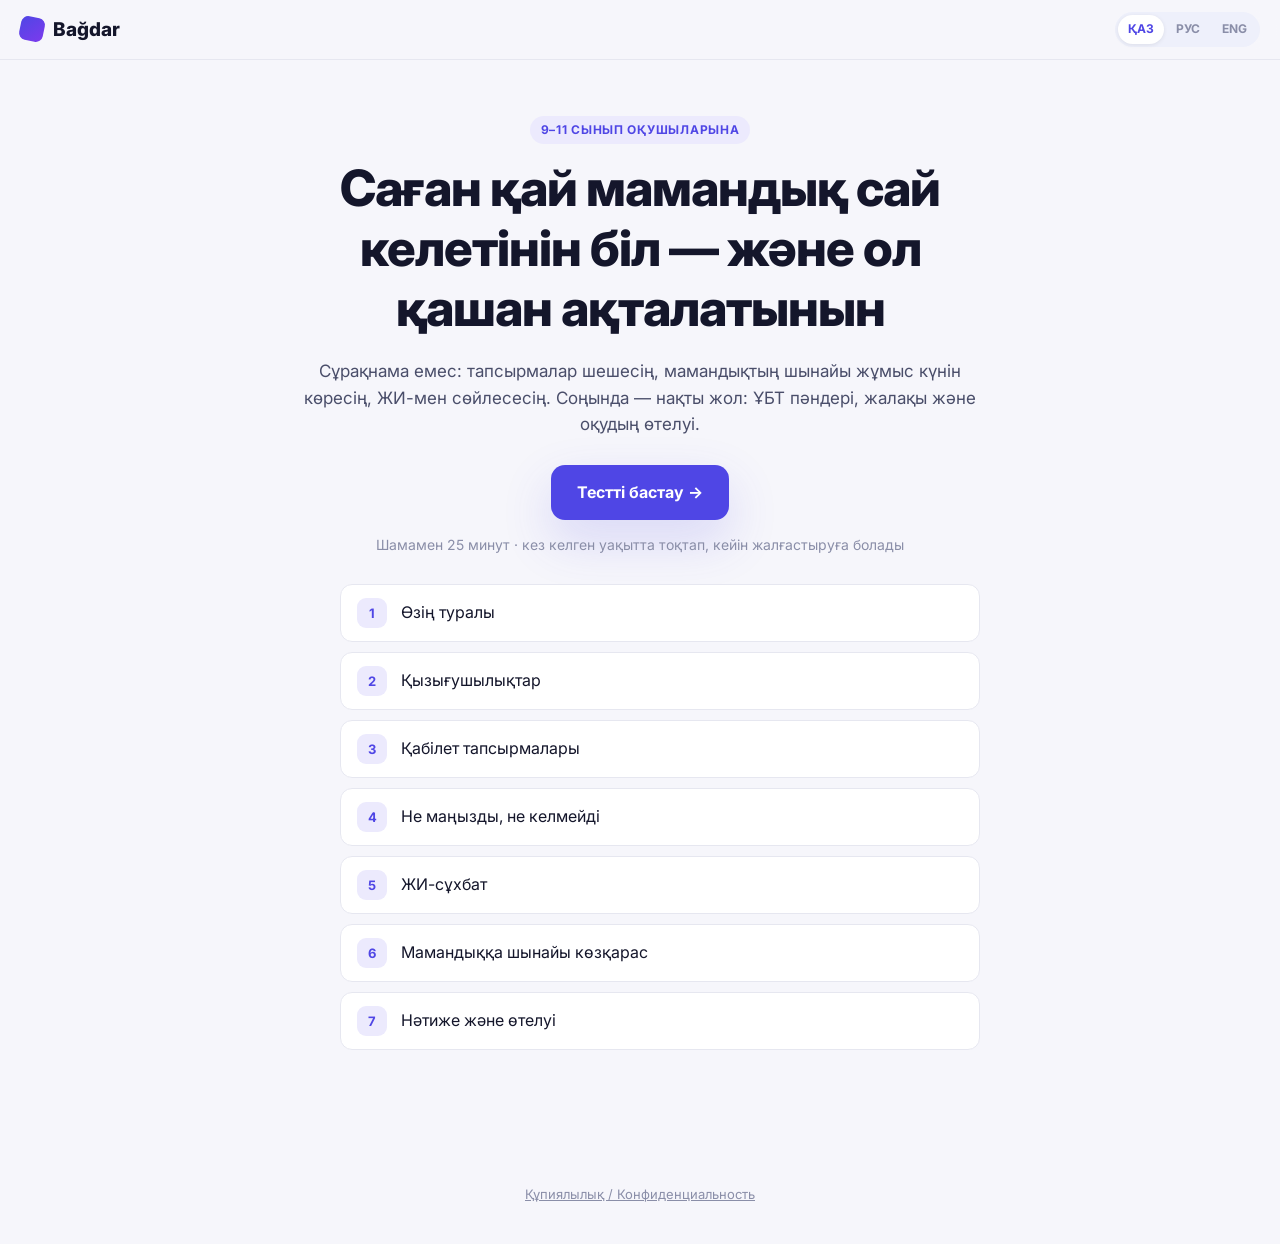
<file: web/index.html>
<!DOCTYPE html>
<html lang="kk">
<head>
  <meta charset="UTF-8">
  <meta name="viewport" content="width=device-width, initial-scale=1, viewport-fit=cover">
  <title>Bağdar — мамандығыңды тап</title>
  <meta name="description" content="Мамандық таңдау тесті: қабілет, қызығушылық, ЖИ-сұхбат және білім инвестициясының өтелуі.">
  <link rel="preconnect" href="https://fonts.googleapis.com">
  <link rel="preconnect" href="https://fonts.gstatic.com" crossorigin>
  <link href="https://fonts.googleapis.com/css2?family=Inter:wght@400;500;600;700;800&display=swap" rel="stylesheet">
  <link rel="stylesheet" href="css/app.css">
</head>
<body>
  <header class="topbar" id="topbar">
    <a class="brand" href="#/" data-nav="home">
      <span class="brand__mark" aria-hidden="true"></span>Bağdar
    </a>
    <div class="topbar__progress" id="progress" hidden>
      <div class="topbar__bar"><div class="topbar__fill" id="progress-fill"></div></div>
      <span class="topbar__label" id="progress-label"></span>
    </div>
    <div class="langs" id="langs">
      <button data-lang="kk">ҚАЗ</button>
      <button data-lang="ru">РУС</button>
      <button data-lang="en">ENG</button>
    </div>
  </header>

  <main id="app" class="app" aria-live="polite"></main>
  <footer class="footer"><a href="#/privacy" id="privacy-link">Құпиялылық / Конфиденциальность</a></footer>

  <script type="module" src="js/main.js"></script>
</body>
</html>
</file>
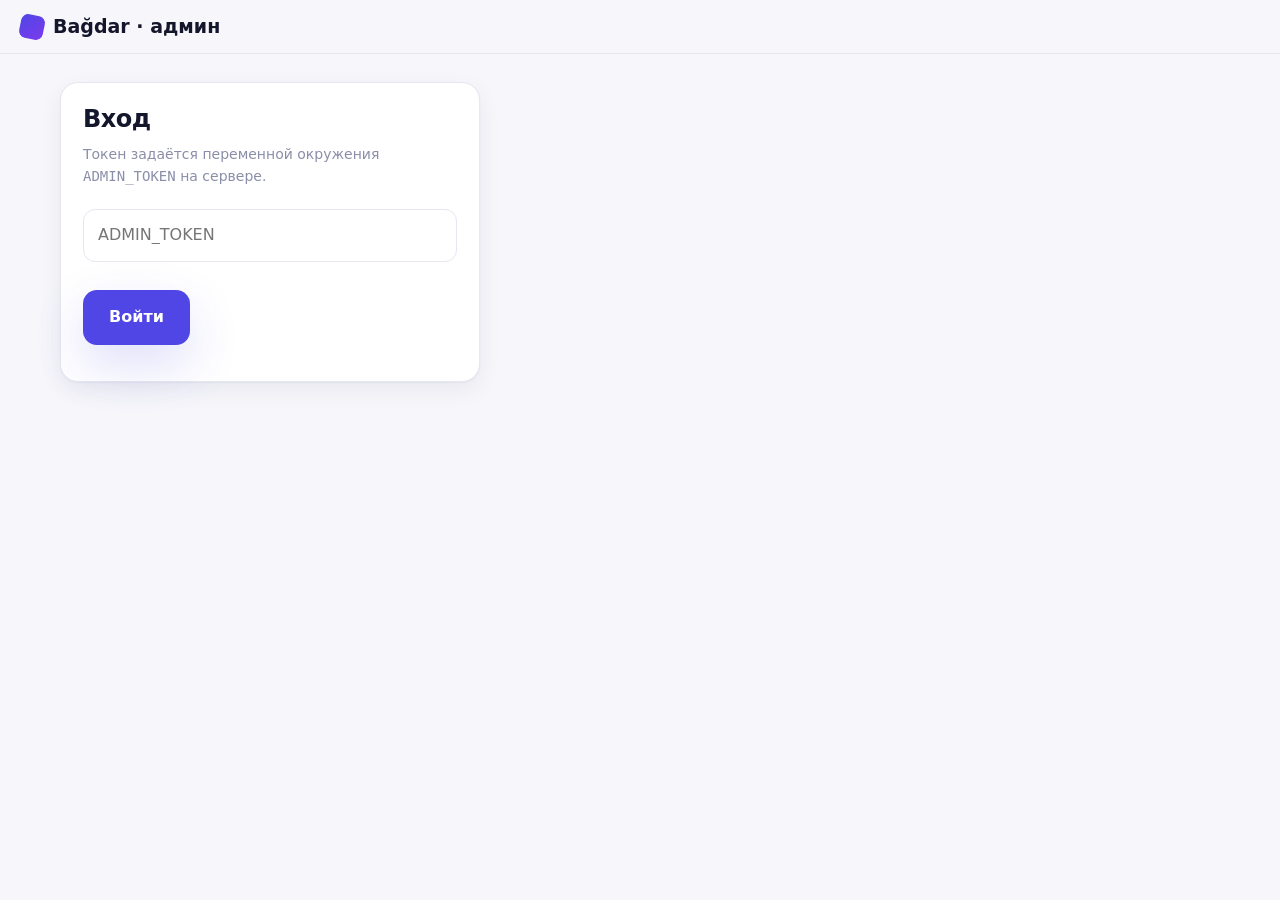
<file: web/admin.html>
<!DOCTYPE html>
<html lang="ru">
<head>
<meta charset="UTF-8"><meta name="robots" content="noindex, nofollow"><meta name="viewport" content="width=device-width, initial-scale=1">
<title>Bağdar — админ</title>
<link rel="stylesheet" href="css/app.css">
<style>
  .app { max-width: 1200px; }
  .stats { display: grid; grid-template-columns: repeat(auto-fit, minmax(160px, 1fr)); gap: 10px; margin: 18px 0; }
  .tbl-wrap { overflow-x: auto; background: var(--card); border: 1px solid var(--line); border-radius: var(--r); }
  table.adm { width: 100%; border-collapse: collapse; font-size: 13.5px; }
  table.adm th, table.adm td { padding: 10px 12px; border-bottom: 1px solid var(--line); text-align: left; vertical-align: top; }
  table.adm th { background: var(--soft); font-size: 12px; text-transform: uppercase; letter-spacing: .04em; color: var(--ink-3); position: sticky; top: 0; }
  table.adm tr { cursor: pointer; } table.adm tbody tr:hover { background: #fbfbff; }
  .pill { display: inline-block; padding: 2px 8px; border-radius: 99px; font-size: 12px; font-weight: 700; background: var(--soft); }
  .pill--ok { background: var(--good-soft); color: #047857; }
  dialog { border: 0; border-radius: var(--r); padding: 0; width: min(900px, 94vw); max-height: 88vh; box-shadow: var(--sh-lg); }
  dialog::backdrop { background: rgba(20,22,43,.4); }
  dialog .in { padding: 22px; overflow: auto; max-height: 88vh; }
  pre { background: var(--soft); padding: 14px; border-radius: 10px; overflow: auto; font-size: 12.5px; max-height: 360px; }
  .msgs .msg { max-width: 100%; margin-bottom: 8px; }
</style>
</head>
<body>
<header class="topbar"><span class="brand"><span class="brand__mark"></span>Bağdar · админ</span></header>
<main class="app">
  <div id="login" class="card" style="max-width:420px">
    <h2>Вход</h2>
    <p class="muted">Токен задаётся переменной окружения <code>ADMIN_TOKEN</code> на сервере.</p>
    <input id="tok" class="input" type="password" placeholder="ADMIN_TOKEN" autocomplete="off">
    <div class="actions"><button id="go" class="btn btn--primary">Войти</button></div>
    <p id="err" class="muted" style="color:var(--bad)"></p>
  </div>
  <div id="panel" hidden>
    <div style="display:flex;gap:10px;align-items:center;flex-wrap:wrap">
      <h1 class="title" style="margin:0;flex:1">Клиенты</h1>
      <input id="q" class="input" style="max-width:240px;margin:0" placeholder="Поиск: регион, отзыв…">
      <button id="csv" class="btn btn--ghost">⬇ CSV</button>
      <button id="items" class="btn btn--ghost" title="Ответы по заданиям — для калибровки">⬇ Ответы</button>
      <button id="reload" class="btn btn--ghost">↻</button>
    </div>
    <div id="stats" class="stats"></div>
    <h2 style="margin:6px 0 0">Проверка теста (пилот)</h2>
    <div id="vstats" class="stats"></div>
    <div class="tbl-wrap"><table class="adm"><thead><tr>
      <th>Дата</th><th>Класс</th><th>Регион</th><th>Шаг</th><th>Топ-3</th><th>ИИ</th><th>Родитель</th><th>Отзыв</th>
    </tr></thead><tbody id="rows"></tbody></table></div>
  </div>
</main>
<dialog id="dlg"><div class="in" id="dlg-in"></div></dialog>

<script type="module" src="js/admin.js"></script>
</body>
</html>
</file>
<file: web/css/app.css>
/* =========================================================
   Bağdar — дизайн жүйесі
   ========================================================= */
:root {
  --ink: #14162b;
  --ink-2: #4a4e6a;
  --ink-3: #8a8ea8;
  --bg: #f6f6fb;
  --card: #ffffff;
  --line: #e6e7f0;
  --soft: #eef0fb;

  --brand: #4f46e5;
  --brand-2: #7c3aed;
  --brand-soft: #eceafd;
  --money: #f59e0b;
  --good: #10b981;
  --good-soft: #e7f8f1;
  --bad: #ef4444;
  --bad-soft: #fdecec;

  --r: 18px;
  --r-sm: 12px;
  --sh: 0 1px 2px rgba(20,22,43,.04), 0 8px 24px rgba(20,22,43,.06);
  --sh-lg: 0 20px 50px rgba(79,70,229,.18);
  --font: "Inter", system-ui, -apple-system, "Segoe UI", Roboto, sans-serif;
  --w: 720px;
}

* { box-sizing: border-box; }
html, body { margin: 0; }
body {
  font-family: var(--font); color: var(--ink); background: var(--bg);
  font-size: 16px; line-height: 1.55; -webkit-font-smoothing: antialiased;
}
button { font: inherit; cursor: pointer; color: inherit; }
h1, h2, h3 { margin: 0 0 .4em; line-height: 1.2; letter-spacing: -.02em; }
p { margin: 0 0 1em; }
[hidden] { display: none !important; }

/* ---------- Жоғарғы панель ---------- */
.topbar {
  position: sticky; top: 0; z-index: 20;
  display: flex; align-items: center; gap: 16px;
  padding: 12px 20px; background: rgba(246,246,251,.88);
  backdrop-filter: blur(12px); border-bottom: 1px solid var(--line);
}
.brand { display: flex; align-items: center; gap: 9px; font-weight: 800;
  font-size: 19px; color: var(--ink); text-decoration: none; }
.brand__mark { width: 24px; height: 24px; border-radius: 7px; transform: rotate(12deg);
  background: linear-gradient(135deg, var(--brand), var(--brand-2)); }
.topbar__progress { flex: 1; display: flex; align-items: center; gap: 10px; max-width: 420px; margin: 0 auto; }
.topbar__bar { flex: 1; height: 6px; background: var(--line); border-radius: 99px; overflow: hidden; }
.topbar__fill { height: 100%; width: 0; border-radius: 99px;
  background: linear-gradient(90deg, var(--brand), var(--brand-2)); transition: width .4s ease; }
.topbar__label { font-size: 12px; color: var(--ink-3); white-space: nowrap; font-weight: 600; }
.langs { display: flex; gap: 2px; background: var(--soft); padding: 3px; border-radius: 99px; margin-left: auto; }
.langs button { border: 0; background: none; padding: 5px 10px; border-radius: 99px;
  font-size: 12px; font-weight: 700; color: var(--ink-3); }
.langs button.on { background: var(--card); color: var(--brand); box-shadow: 0 1px 4px rgba(0,0,0,.08); }

/* ---------- Негізгі контейнер ---------- */
.app { max-width: var(--w); margin: 0 auto; padding: 28px 20px 80px; }
.screen { animation: in .35s ease both; }
@keyframes in { from { opacity: 0; transform: translateY(8px); } to { opacity: 1; transform: none; } }

.eyebrow { display: inline-block; font-size: 12px; font-weight: 700; letter-spacing: .06em;
  text-transform: uppercase; color: var(--brand); background: var(--brand-soft);
  padding: 5px 11px; border-radius: 99px; margin-bottom: 14px; }
.title { font-size: clamp(26px, 5vw, 36px); font-weight: 800; }
.lead { color: var(--ink-2); font-size: 17px; }
.muted { color: var(--ink-3); font-size: 14px; }

/* ---------- Батырмалар ---------- */
.btn { display: inline-flex; align-items: center; justify-content: center; gap: 8px;
  border: 0; border-radius: 14px; padding: 15px 26px; font-weight: 700; font-size: 16px;
  transition: transform .12s ease, box-shadow .12s ease, background .12s; }
.btn:active { transform: scale(.98); }
.btn--primary { background: var(--brand); color: #fff; box-shadow: var(--sh-lg); }
.btn--primary:hover { background: #4338ca; }
.btn--primary:disabled { background: var(--ink-3); box-shadow: none; cursor: not-allowed; }
.btn--ghost { background: var(--card); border: 1.5px solid var(--line); }
.btn--ghost:hover { border-color: var(--brand); color: var(--brand); }
.btn--block { width: 100%; }
.actions { display: flex; gap: 12px; margin-top: 28px; flex-wrap: wrap; }

/* ---------- Карточкалар ---------- */
.card { background: var(--card); border: 1px solid var(--line); border-radius: var(--r);
  padding: 22px; box-shadow: var(--sh); }
.stack > * + * { margin-top: 14px; }
.grid2 { display: grid; grid-template-columns: 1fr 1fr; gap: 12px; }

/* ---------- Таңдау нұсқалары ---------- */
.options { display: grid; gap: 10px; margin-top: 20px; }
.opt { display: flex; align-items: center; gap: 14px; width: 100%; text-align: left;
  background: var(--card); border: 1.5px solid var(--line); border-radius: var(--r-sm);
  padding: 15px 16px; font-size: 16px; transition: all .12s ease; }
.opt:hover { border-color: var(--brand); background: #fbfbff; }
.opt.on { border-color: var(--brand); background: var(--brand-soft); }
.opt__key { flex: none; width: 30px; height: 30px; border-radius: 9px; display: grid; place-items: center;
  background: var(--soft); font-weight: 800; font-size: 13px; color: var(--brand); }
.opt.on .opt__key { background: var(--brand); color: #fff; }
.opt__emoji { font-size: 22px; flex: none; }

.chips { display: flex; flex-wrap: wrap; gap: 8px; margin-top: 10px; }
.chip { border: 1.5px solid var(--line); background: var(--card); border-radius: 99px;
  padding: 9px 15px; font-size: 14px; font-weight: 600; }
.chip.on { border-color: var(--brand); background: var(--brand); color: #fff; }

.field { margin-top: 22px; }
.field__label { font-weight: 700; font-size: 15px; margin-bottom: 4px; display: block; }
select.input, input.input, textarea.input { width: 100%; font: inherit; padding: 13px 14px;
  border: 1.5px solid var(--line); border-radius: var(--r-sm); background: var(--card); margin-top: 8px; }
select.input:focus, input.input:focus, textarea.input:focus { outline: none; border-color: var(--brand); }

/* ---------- Тапсырмалар ---------- */
.q-counter { font-size: 13px; color: var(--ink-3); font-weight: 600; margin-bottom: 8px; }
.q-text { font-size: 21px; font-weight: 700; line-height: 1.35; }
.timer { display: inline-flex; align-items: center; gap: 6px; font-variant-numeric: tabular-nums;
  font-weight: 700; color: var(--brand); background: var(--brand-soft); padding: 5px 11px; border-radius: 99px; font-size: 14px; }
.figure { display: flex; justify-content: center; margin: 18px 0; }
.figure svg { max-width: 100%; height: auto; }

.schulte { display: grid; grid-template-columns: repeat(5, 1fr); gap: 6px; max-width: 380px; margin: 18px auto 0; }
.schulte button { aspect-ratio: 1; border: 1.5px solid var(--line); background: var(--card);
  border-radius: 10px; font-size: 20px; font-weight: 700; }
.schulte button.done { background: var(--good-soft); border-color: var(--good); color: var(--good); }
.schulte button.miss { animation: shake .3s; border-color: var(--bad); }
@keyframes shake { 25% { transform: translateX(-3px); } 75% { transform: translateX(3px); } }

.stroop-word { font-size: 52px; font-weight: 800; text-align: center; margin: 26px 0; letter-spacing: .02em; }

/* ---------- ЖИ-сұхбат ---------- */
.chat { display: flex; flex-direction: column; gap: 12px; margin-top: 18px; }
.msg { max-width: 86%; padding: 13px 16px; border-radius: 18px; font-size: 15.5px; }
.msg--ai { background: var(--card); border: 1px solid var(--line); border-bottom-left-radius: 6px; align-self: flex-start; }
.msg--me { background: var(--brand); color: #fff; border-bottom-right-radius: 6px; align-self: flex-end; }
.msg--typing { color: var(--ink-3); }
.composer { display: flex; gap: 10px; margin-top: 16px; position: sticky; bottom: 12px; }
.composer textarea { flex: 1; resize: none; margin: 0; min-height: 52px; }

/* ---------- Нәтижелер ---------- */
.rank { display: flex; align-items: center; gap: 14px; }
.rank__n { flex: none; width: 38px; height: 38px; border-radius: 12px; display: grid; place-items: center;
  font-weight: 800; background: var(--brand-soft); color: var(--brand); }
.rank__body { flex: 1; min-width: 0; }
.rank__name { font-weight: 800; font-size: 18px; }
.rank__pct { font-weight: 800; font-size: 22px; color: var(--brand); font-variant-numeric: tabular-nums; }
.meter { height: 8px; background: var(--line); border-radius: 99px; overflow: hidden; margin-top: 8px; }
.meter > div { height: 100%; border-radius: 99px; background: linear-gradient(90deg, var(--brand), var(--brand-2)); transition: width .8s ease; }

.why { margin-top: 12px; display: grid; gap: 6px; font-size: 14.5px; }
.why__row { display: flex; gap: 8px; }
.why__row--up { color: #047857; }
.why__row--down { color: #b45309; }
.quote { border-left: 3px solid var(--brand); padding: 6px 12px; color: var(--ink-2);
  font-style: italic; background: var(--soft); border-radius: 0 10px 10px 0; font-size: 14.5px; }

.banner { padding: 14px 16px; border-radius: var(--r-sm); font-size: 14.5px; }
.banner--info { background: var(--brand-soft); color: #3730a3; }
.banner--warn { background: #fff7e6; color: #92400e; }

.kpis { display: grid; grid-template-columns: repeat(2, 1fr); gap: 10px; }
.kpi { background: var(--soft); border-radius: var(--r-sm); padding: 14px; }
.kpi__v { font-size: 22px; font-weight: 800; font-variant-numeric: tabular-nums; }
.kpi__l { font-size: 12.5px; color: var(--ink-3); font-weight: 600; }
.kpi--good .kpi__v { color: var(--good); }
.kpi--bad .kpi__v { color: var(--bad); }

.table { width: 100%; border-collapse: collapse; font-size: 14.5px; }
.table td { padding: 10px 0; border-bottom: 1px solid var(--line); vertical-align: top; }
.table td:first-child { color: var(--ink-3); width: 42%; padding-right: 12px; }
.table td:last-child { font-weight: 600; }

.chart { width: 100%; height: auto; display: block; }
.tabs { display: flex; gap: 6px; background: var(--soft); padding: 4px; border-radius: 12px; }
.tabs button { flex: 1; border: 0; background: none; padding: 9px; border-radius: 9px; font-size: 14px; font-weight: 700; color: var(--ink-3); }
.tabs button.on { background: var(--card); color: var(--brand); box-shadow: 0 1px 4px rgba(0,0,0,.08); }

.day { display: grid; gap: 0; }
.day__row { display: grid; grid-template-columns: 58px 1fr; gap: 12px; padding: 9px 0; border-bottom: 1px dashed var(--line); font-size: 15px; }
.day__t { font-weight: 800; color: var(--brand); font-variant-numeric: tabular-nums; }
.places { display: grid; grid-template-columns: repeat(3, 1fr); gap: 10px; }
.place { background: var(--soft); border-radius: var(--r-sm); padding: 14px 10px; text-align: center; font-size: 13.5px; font-weight: 600; }
.place__e { font-size: 32px; display: block; margin-bottom: 6px; }

/* ---------- Басты бет ---------- */
.hero { text-align: center; padding: 28px 0 10px; }
.hero .title { font-size: clamp(32px, 7vw, 50px); }
.steps-list { display: grid; gap: 10px; margin-top: 28px; text-align: left; }
.steps-list li { list-style: none; display: flex; gap: 14px; align-items: center; background: var(--card);
  border: 1px solid var(--line); border-radius: var(--r-sm); padding: 13px 16px; }
.steps-list b { flex: none; width: 30px; height: 30px; border-radius: 9px; display: grid; place-items: center;
  background: var(--brand-soft); color: var(--brand); font-size: 13px; }
.steps-list ul { padding: 0; margin: 0; }

/* ---------- Сторис-карточка ---------- */
.story { aspect-ratio: 9/16; max-width: 340px; margin: 0 auto; border-radius: 26px; padding: 30px 24px;
  color: #fff; display: flex; flex-direction: column; justify-content: space-between;
  background: radial-gradient(120% 80% at 0% 0%, #7c3aed 0%, transparent 60%),
              radial-gradient(120% 80% at 100% 100%, #f59e0b 0%, transparent 55%), #1e1b4b;
  box-shadow: var(--sh-lg); }
.story__k { font-size: 13px; font-weight: 700; opacity: .8; letter-spacing: .08em; text-transform: uppercase; }
.story__arch { font-size: 34px; font-weight: 800; line-height: 1.1; margin: 10px 0; }
.story__emoji { font-size: 64px; }
.story__list { display: grid; gap: 8px; font-weight: 600; }
.story__brand { font-weight: 800; opacity: .9; }

@media (max-width: 560px) {
  .grid2, .kpis { grid-template-columns: 1fr 1fr; }
  .places { grid-template-columns: 1fr 1fr 1fr; }
  .q-text { font-size: 19px; }
  .topbar__label { display: none; }
}

/* ---------- 5 баллдық эмодзи шкаласы ---------- */
.scale { display: grid; grid-template-columns: repeat(5, 1fr); gap: 8px; margin-top: 22px; }
.scale__btn { display: flex; flex-direction: column; align-items: center; gap: 6px; padding: 14px 4px;
  background: var(--card); border: 1.5px solid var(--line); border-radius: var(--r-sm); transition: all .12s ease; }
.scale__btn:hover { border-color: var(--brand); transform: translateY(-2px); }
.scale__btn.on { border-color: var(--brand); background: var(--brand-soft); }
.scale__btn--mid { background: var(--soft); }
.scale__e { font-size: 30px; line-height: 1; }
.scale__l { font-size: 12px; font-weight: 600; color: var(--ink-2); text-align: center; line-height: 1.25; }

/* ---------- Қиындық деңгейі ---------- */
.lvl { display: flex; gap: 4px; margin: 2px 0 12px; }
.lvl i { width: 22px; height: 5px; border-radius: 99px; background: var(--line); }
.lvl i.on { background: var(--brand); }

/* ---------- Кеңсе тапсырмасы ---------- */
.codes { display: flex; align-items: center; justify-content: center; gap: 14px; margin: 26px 0 6px; flex-wrap: wrap; }
.code { font: 700 26px/1 ui-monospace, "SF Mono", Menlo, monospace; letter-spacing: .08em; padding: 16px 18px;
  background: var(--card); border: 1.5px solid var(--line); border-radius: var(--r-sm); }

/* ---------- Үш тірек ---------- */
.pillars { display: grid; gap: 7px; margin-top: 12px; }
.pillar { display: grid; grid-template-columns: 128px 1fr 44px; align-items: center; gap: 10px; font-size: 13.5px; }
.pillar .meter { margin: 0; }
.pillar__l { color: var(--ink-2); font-weight: 600; }
.pillar__v { text-align: right; font-weight: 700; font-variant-numeric: tabular-nums; }
details summary { list-style: none; } details summary::-webkit-details-marker { display: none; }

@media (max-width: 560px) {
  .scale { gap: 5px; } .scale__e { font-size: 26px; } .scale__l { font-size: 10.5px; }
  .pillar { grid-template-columns: 104px 1fr 40px; font-size: 12.5px; }
  .code { font-size: 20px; }
}

/* Құндылық карточкалары */
.values { display: grid; grid-template-columns: repeat(auto-fit, minmax(260px, 1fr)); gap: 10px; margin-top: 18px; }
.value { display: flex; gap: 14px; align-items: center; text-align: left; padding: 14px 16px; border-radius: var(--r-sm);
  border: 1.5px solid var(--line); background: var(--card); transition: border-color .15s, background .15s; }
.value:hover { border-color: var(--brand); }
.value.on { border-color: var(--brand); background: var(--brand-soft); }
.value__n { flex: none; width: 40px; height: 40px; border-radius: 12px; display: grid; place-items: center;
  font-size: 22px; background: var(--soft); }
.value.on .value__n { background: var(--brand); color: #fff; font-weight: 800; font-size: 18px; }
.note-us { font-size: 12px; color: var(--ink-3); margin: 8px 0 0; }
.footer { text-align: center; padding: 28px 16px 40px; font-size: 13px; color: var(--ink-3); }
.footer a { color: inherit; }
.prose h2 { margin-top: 1.4em; } .prose p, .prose li { color: var(--ink-2); }
</file>
